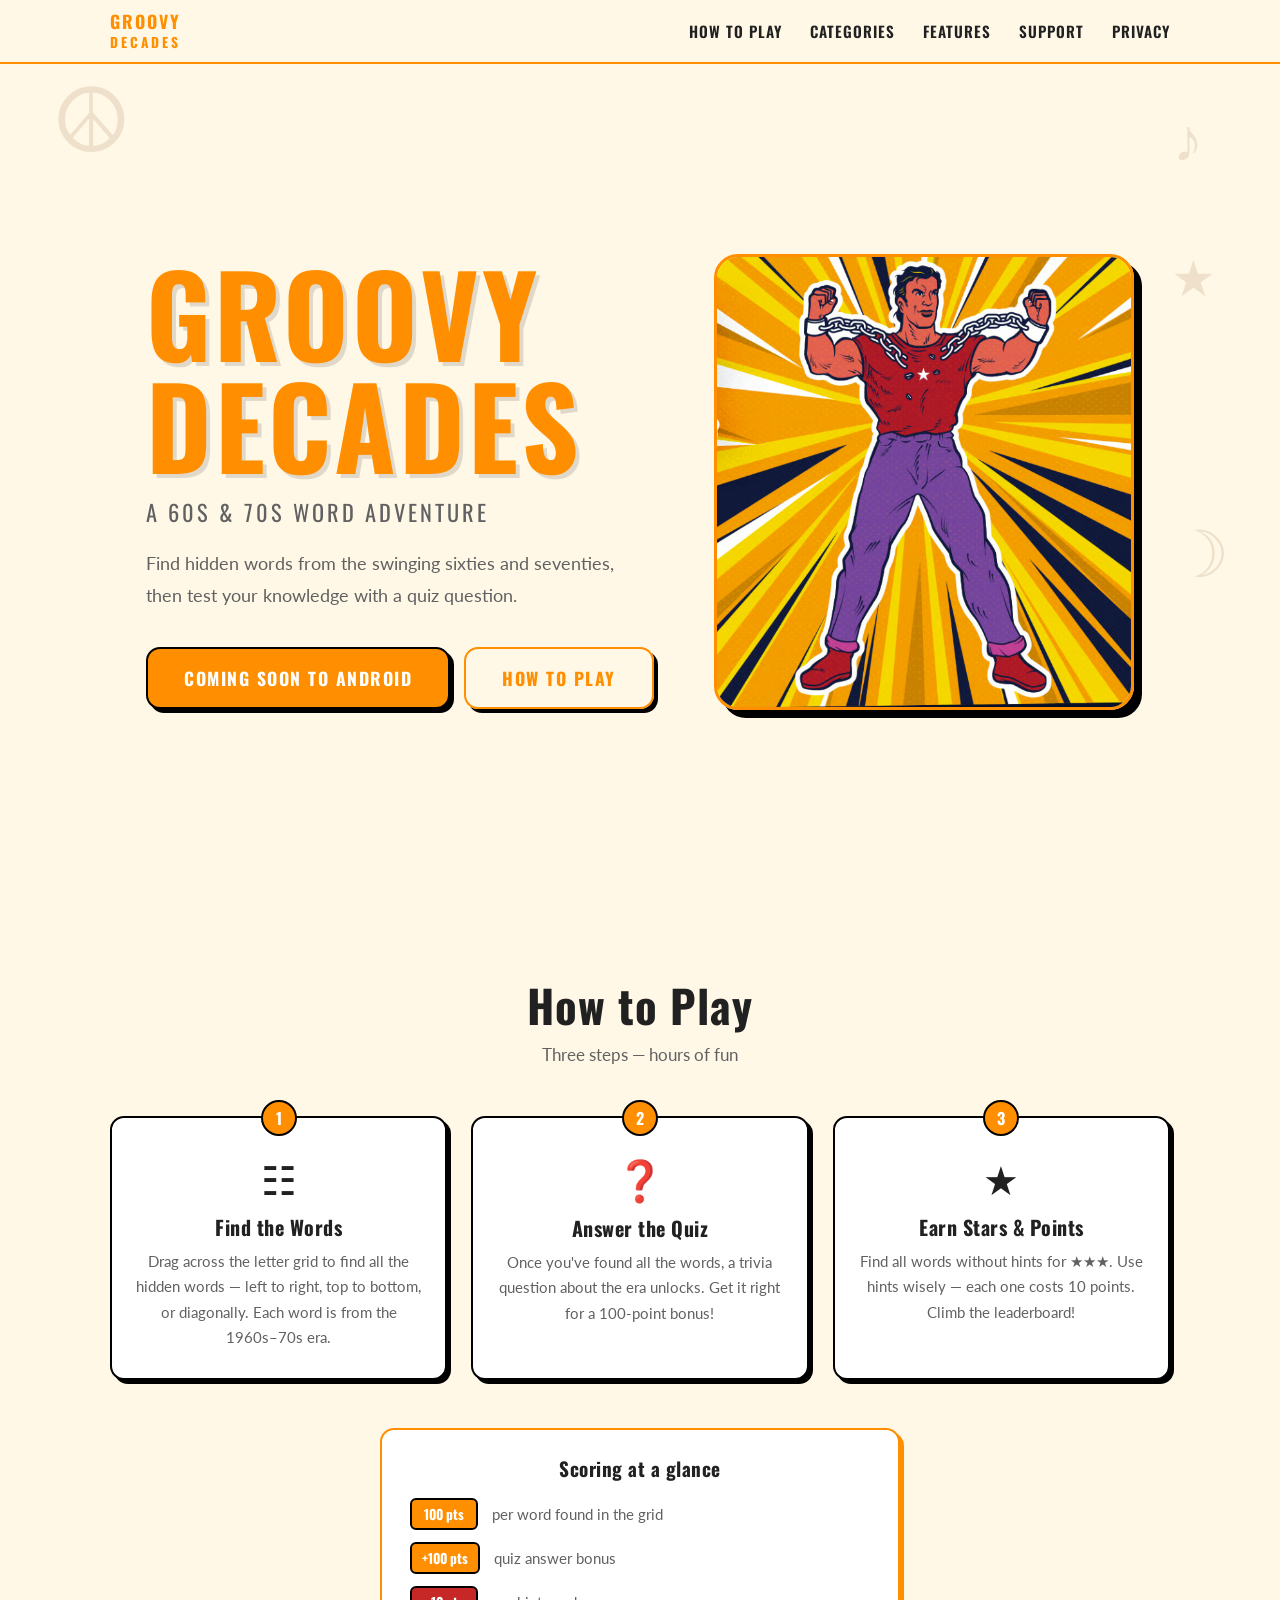
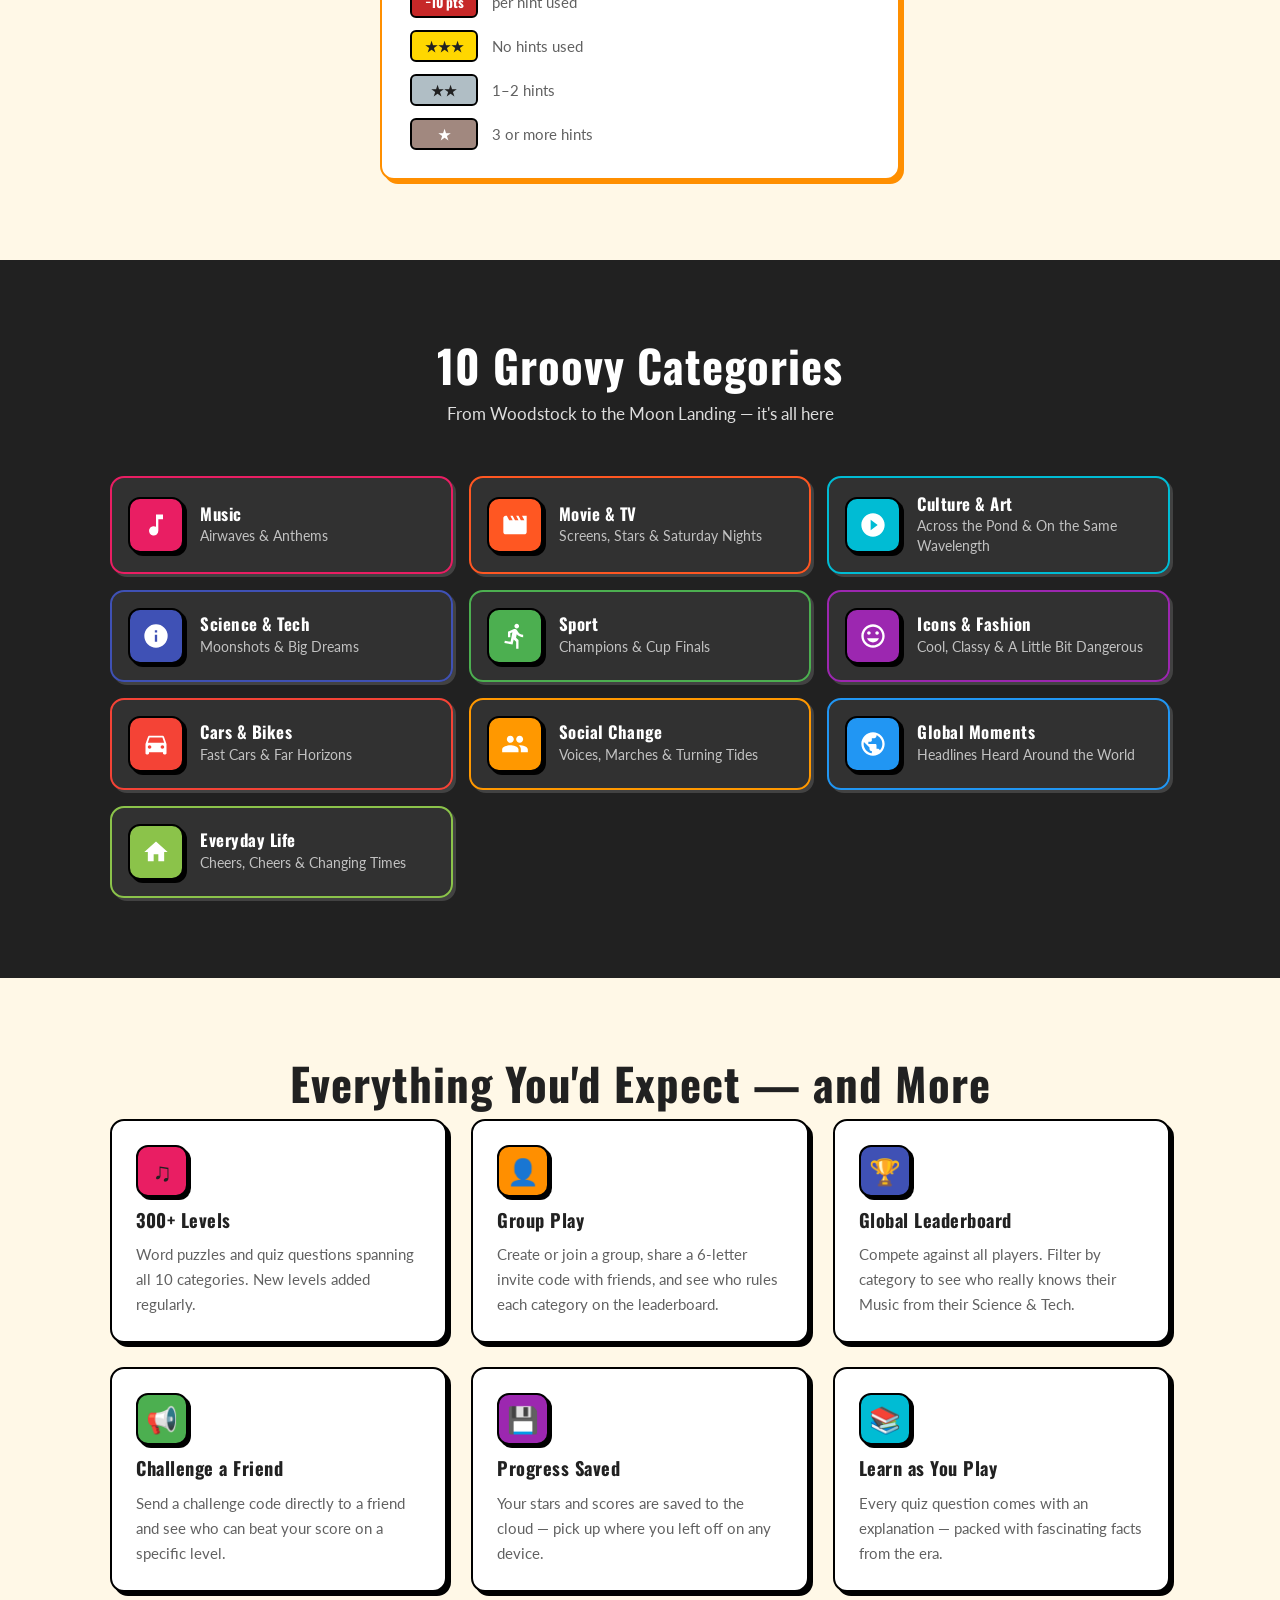
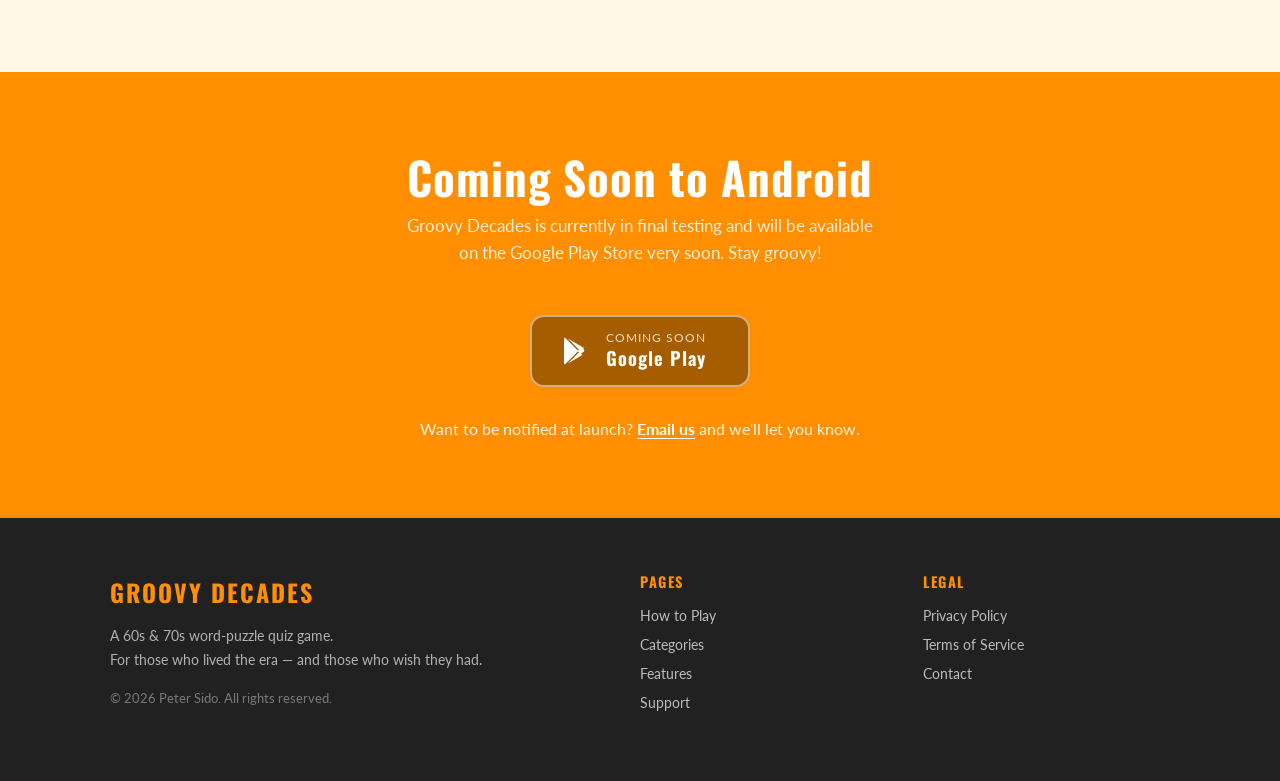
<file: index.html>
<!DOCTYPE html>
<html lang="en">
<head>
  <meta charset="UTF-8">
  <meta name="viewport" content="width=device-width, initial-scale=1.0">
  <meta name="description" content="Groovy Decades — Find hidden words from the swinging sixties and seventies, then test your knowledge with a quiz question. Perfect for those who lived the era!">
  <meta property="og:title" content="Groovy Decades — A 60s &amp; 70s Word Adventure">
  <meta property="og:description" content="Word-search puzzles and trivia from the Swinging Sixties and Groovy Seventies. Coming soon to Android.">
  <meta property="og:image" content="https://groovy.caretrace.uk/images/pop_art_hero.png">
  <meta property="og:url" content="https://groovy.caretrace.uk">
  <title>Groovy Decades — A 60s &amp; 70s Word Adventure</title>
  <link rel="preconnect" href="https://fonts.googleapis.com">
  <link rel="preconnect" href="https://fonts.gstatic.com" crossorigin>
  <link href="https://fonts.googleapis.com/css2?family=Oswald:wght@400;600;700&family=Lato:wght@400;700&display=swap" rel="stylesheet">
  <link rel="stylesheet" href="styles/style.css">
</head>
<body>

  <nav class="site-nav" id="site-nav">
    <div class="nav-inner">
      <a class="nav-logo" href="#hero">GROOVY<br><span>DECADES</span></a>
      <button class="nav-toggle" id="nav-toggle" aria-label="Open menu">&#9776;</button>
      <ul class="nav-links" id="nav-links">
        <li><a href="#how-to-play">How to Play</a></li>
        <li><a href="#categories">Categories</a></li>
        <li><a href="#features">Features</a></li>
        <li><a href="support.html">Support</a></li>
        <li><a href="privacy.html">Privacy</a></li>
      </ul>
    </div>
  </nav>

  <section class="hero" id="hero">
    <span class="symbol s1" aria-hidden="true">&#9774;</span>
    <span class="symbol s2" aria-hidden="true">&#9834;</span>
    <span class="symbol s3" aria-hidden="true">&#10047;</span>
    <span class="symbol s4" aria-hidden="true">&#9733;</span>
    <span class="symbol s5" aria-hidden="true">&#9835;</span>
    <span class="symbol s6" aria-hidden="true">&#9789;</span>

    <div class="hero-content">
      <h1 class="hero-title">GROOVY<br>DECADES</h1>
      <p class="hero-tagline">A 60s &amp; 70s Word Adventure</p>
      <p class="hero-description">
        Find hidden words from the swinging sixties and seventies,<br>
        then test your knowledge with a quiz question.
      </p>
      <div class="hero-cta">
        <a href="#coming-soon" class="btn btn-primary btn-large">Coming Soon to Android</a>
        <a href="#how-to-play" class="btn btn-outline btn-large">How to Play</a>
      </div>
    </div>

    <div class="hero-image-wrap">
      <img src="images/pop_art_hero.png" alt="Groovy Decades pop-art hero illustration" class="hero-image" loading="eager">
    </div>
  </section>

  <section class="section section-cream" id="how-to-play">
    <div class="container">
      <h2 class="section-title">How to Play</h2>
      <p class="section-subtitle">Three steps — hours of fun</p>
      <div class="steps-grid">
        <div class="step-card">
          <div class="step-number">1</div>
          <div class="step-icon">&#9783;</div>
          <h3>Find the Words</h3>
          <p>Drag across the letter grid to find all the hidden words — left to right, top to bottom, or diagonally. Each word is from the 1960s–70s era.</p>
        </div>
        <div class="step-card">
          <div class="step-number">2</div>
          <div class="step-icon">&#10067;</div>
          <h3>Answer the Quiz</h3>
          <p>Once you've found all the words, a trivia question about the era unlocks. Get it right for a 100-point bonus!</p>
        </div>
        <div class="step-card">
          <div class="step-number">3</div>
          <div class="step-icon">&#9733;</div>
          <h3>Earn Stars &amp; Points</h3>
          <p>Find all words without hints for ★★★. Use hints wisely — each one costs 10 points. Climb the leaderboard!</p>
        </div>
      </div>
      <div class="scoring-panel">
        <h3>Scoring at a glance</h3>
        <ul class="scoring-list">
          <li><span class="score-badge amber">100 pts</span> per word found in the grid</li>
          <li><span class="score-badge amber">+100 pts</span> quiz answer bonus</li>
          <li><span class="score-badge red">&#8722;10 pts</span> per hint used</li>
          <li><span class="score-badge gold">★★★</span> No hints used</li>
          <li><span class="score-badge silver">★★</span> 1–2 hints</li>
          <li><span class="score-badge bronze">★</span> 3 or more hints</li>
        </ul>
      </div>
    </div>
  </section>

  <section class="section section-dark" id="categories">
    <div class="container">
      <h2 class="section-title light">10 Groovy Categories</h2>
      <p class="section-subtitle light">From Woodstock to the Moon Landing — it's all here</p>
      <div class="cat-grid">

        <div class="cat-card" style="--cat-color: #E91E63;">
          <div class="cat-icon-wrap">
            <svg viewBox="0 0 24 24" aria-hidden="true"><path d="M12 3v10.55A4 4 0 1 0 14 17V7h4V3z"/></svg>
          </div>
          <div class="cat-body"><h3>Music</h3><p>Airwaves &amp; Anthems</p></div>
        </div>

        <div class="cat-card" style="--cat-color: #FF5722;">
          <div class="cat-icon-wrap">
            <svg viewBox="0 0 24 24" aria-hidden="true"><path d="M18 4l2 4h-3l-2-4h-2l2 4h-3L10 4H8l2 4H7L5 4H4c-1.1 0-2 .9-2 2v12c0 1.1.9 2 2 2h16c1.1 0 2-.9 2-2V4h-4z"/></svg>
          </div>
          <div class="cat-body"><h3>Movie &amp; TV</h3><p>Screens, Stars &amp; Saturday Nights</p></div>
        </div>

        <div class="cat-card" style="--cat-color: #00BCD4;">
          <div class="cat-icon-wrap">
            <svg viewBox="0 0 24 24" aria-hidden="true"><path d="M12 2C6.48 2 2 6.48 2 12s4.48 10 10 10 10-4.48 10-10S17.52 2 12 2zm-2 14.5v-9l6 4.5-6 4.5z"/></svg>
          </div>
          <div class="cat-body"><h3>Culture &amp; Art</h3><p>Across the Pond &amp; On the Same Wavelength</p></div>
        </div>

        <div class="cat-card" style="--cat-color: #3F51B5;">
          <div class="cat-icon-wrap">
            <svg viewBox="0 0 24 24" aria-hidden="true"><path d="M12 2a10 10 0 1 0 0 20A10 10 0 0 0 12 2zm1 15h-2v-6h2v6zm0-8h-2V7h2v2z"/></svg>
          </div>
          <div class="cat-body"><h3>Science &amp; Tech</h3><p>Moonshots &amp; Big Dreams</p></div>
        </div>

        <div class="cat-card" style="--cat-color: #4CAF50;">
          <div class="cat-icon-wrap">
            <svg viewBox="0 0 24 24" aria-hidden="true"><path d="M13.49 5.48c1.1 0 2-.9 2-2s-.9-2-2-2-2 .9-2 2 .9 2 2 2zm-3.6 13.9l1-4.4 2.1 2v6h2v-7.5l-2.1-2 .6-3c1.3 1.5 3.3 2.5 5.5 2.5v-2c-1.9 0-3.5-1-4.3-2.4l-1-1.6c-.4-.6-1-1-1.7-1-.3 0-.5.1-.8.1l-5.2 2.2v4.7h2v-3.4l1.8-.7-1.6 8.1-4.9-1-.4 2 7 1.4z"/></svg>
          </div>
          <div class="cat-body"><h3>Sport</h3><p>Champions &amp; Cup Finals</p></div>
        </div>

        <div class="cat-card" style="--cat-color: #9C27B0;">
          <div class="cat-icon-wrap">
            <svg viewBox="0 0 24 24" aria-hidden="true"><path d="M11.99 2C6.47 2 2 6.48 2 12s4.47 10 9.99 10C17.52 22 22 17.52 22 12S17.52 2 11.99 2zM12 20c-4.42 0-8-3.58-8-8s3.58-8 8-8 8 3.58 8 8-3.58 8-8 8zm3.5-9c.83 0 1.5-.67 1.5-1.5S16.33 8 15.5 8 14 8.67 14 9.5s.67 1.5 1.5 1.5zm-7 0c.83 0 1.5-.67 1.5-1.5S9.33 8 8.5 8 7 8.67 7 9.5 7.67 11 8.5 11zm3.5 6.5c2.33 0 4.31-1.46 5.11-3.5H6.89c.8 2.04 2.78 3.5 5.11 3.5z"/></svg>
          </div>
          <div class="cat-body"><h3>Icons &amp; Fashion</h3><p>Cool, Classy &amp; A Little Bit Dangerous</p></div>
        </div>

        <div class="cat-card" style="--cat-color: #F44336;">
          <div class="cat-icon-wrap">
            <svg viewBox="0 0 24 24" aria-hidden="true"><path d="M18.92 6.01C18.72 5.42 18.16 5 17.5 5h-11c-.66 0-1.21.42-1.42 1.01L3 12v8c0 .55.45 1 1 1h1c.55 0 1-.45 1-1v-1h12v1c0 .55.45 1 1 1h1c.55 0 1-.45 1-1v-8l-2.08-5.99zM6.5 16c-.83 0-1.5-.67-1.5-1.5S5.67 13 6.5 13s1.5.67 1.5 1.5S7.33 16 6.5 16zm11 0c-.83 0-1.5-.67-1.5-1.5s.67-1.5 1.5-1.5 1.5.67 1.5 1.5-.67 1.5-1.5 1.5zM5 11l1.5-4.5h11L19 11H5z"/></svg>
          </div>
          <div class="cat-body"><h3>Cars &amp; Bikes</h3><p>Fast Cars &amp; Far Horizons</p></div>
        </div>

        <div class="cat-card" style="--cat-color: #FF9800;">
          <div class="cat-icon-wrap">
            <svg viewBox="0 0 24 24" aria-hidden="true"><path d="M16 11c1.66 0 2.99-1.34 2.99-3S17.66 5 16 5c-1.66 0-3 1.34-3 3s1.34 3 3 3zm-8 0c1.66 0 2.99-1.34 2.99-3S9.66 5 8 5C6.34 5 5 6.34 5 8s1.34 3 3 3zm0 2c-2.33 0-7 1.17-7 3.5V19h14v-2.5c0-2.33-4.67-3.5-7-3.5zm8 0c-.29 0-.62.02-.97.05 1.16.84 1.97 1.97 1.97 3.45V19h6v-2.5c0-2.33-4.67-3.5-7-3.5z"/></svg>
          </div>
          <div class="cat-body"><h3>Social Change</h3><p>Voices, Marches &amp; Turning Tides</p></div>
        </div>

        <div class="cat-card" style="--cat-color: #2196F3;">
          <div class="cat-icon-wrap">
            <svg viewBox="0 0 24 24" aria-hidden="true"><path d="M12 2C6.48 2 2 6.48 2 12s4.48 10 10 10 10-4.48 10-10S17.52 2 12 2zm-1 17.93c-3.95-.49-7-3.85-7-7.93 0-.62.08-1.21.21-1.79L9 15v1c0 1.1.9 2 2 2v1.93zm6.9-2.54c-.26-.81-1-1.39-1.9-1.39h-1v-3c0-.55-.45-1-1-1H8v-2h2c.55 0 1-.45 1-1V7h2c1.1 0 2-.9 2-2v-.41c2.93 1.19 5 4.06 5 7.41 0 2.08-.8 3.97-2.1 5.39z"/></svg>
          </div>
          <div class="cat-body"><h3>Global Moments</h3><p>Headlines Heard Around the World</p></div>
        </div>

        <div class="cat-card" style="--cat-color: #8BC34A;">
          <div class="cat-icon-wrap">
            <svg viewBox="0 0 24 24" aria-hidden="true"><path d="M10 20v-6h4v6h5v-8h3L12 3 2 12h3v8z"/></svg>
          </div>
          <div class="cat-body"><h3>Everyday Life</h3><p>Cheers, Cheers &amp; Changing Times</p></div>
        </div>

      </div>
    </div>
  </section>

  <section class="section section-cream" id="features">
    <div class="container">
      <h2 class="section-title">Everything You'd Expect — and More</h2>
      <div class="features-grid">
        <div class="feature">
          <div class="feature-icon" style="background:#E91E63;">&#9835;</div>
          <h3>300+ Levels</h3>
          <p>Word puzzles and quiz questions spanning all 10 categories. New levels added regularly.</p>
        </div>
        <div class="feature">
          <div class="feature-icon" style="background:#FF8F00;">&#128100;</div>
          <h3>Group Play</h3>
          <p>Create or join a group, share a 6-letter invite code with friends, and see who rules each category on the leaderboard.</p>
        </div>
        <div class="feature">
          <div class="feature-icon" style="background:#3F51B5;">&#127942;</div>
          <h3>Global Leaderboard</h3>
          <p>Compete against all players. Filter by category to see who really knows their Music from their Science &amp; Tech.</p>
        </div>
        <div class="feature">
          <div class="feature-icon" style="background:#4CAF50;">&#128226;</div>
          <h3>Challenge a Friend</h3>
          <p>Send a challenge code directly to a friend and see who can beat your score on a specific level.</p>
        </div>
        <div class="feature">
          <div class="feature-icon" style="background:#9C27B0;">&#128190;</div>
          <h3>Progress Saved</h3>
          <p>Your stars and scores are saved to the cloud — pick up where you left off on any device.</p>
        </div>
        <div class="feature">
          <div class="feature-icon" style="background:#00BCD4;">&#128218;</div>
          <h3>Learn as You Play</h3>
          <p>Every quiz question comes with an explanation — packed with fascinating facts from the era.</p>
        </div>
      </div>
    </div>
  </section>

  <section class="section section-amber" id="coming-soon">
    <div class="container text-center">
      <h2 class="section-title light">Coming Soon to Android</h2>
      <p class="section-subtitle light">
        Groovy Decades is currently in final testing and will be available<br>
        on the Google Play Store very soon. Stay groovy!
      </p>
      <div class="store-buttons">
        <div class="store-btn">
          <svg class="store-icon" viewBox="0 0 24 24" fill="white" aria-hidden="true">
            <path d="M3.609 1.814L13.792 12 3.61 22.186a.996.996 0 0 1-.61-.92V2.734a1 1 0 0 1 .609-.92zm10.89 10.893l2.302 2.302-10.937 6.333 8.635-8.635zm3.199-1.83a1 1 0 0 1 0 1.642L15.7 14.025l-2.467-2.025 2.467-2.026 2-.946zM5.864 2.658L16.8 8.99 14.5 11.29 5.864 2.658z"/>
          </svg>
          <div class="store-text">
            <span class="store-label">Coming Soon</span>
            <span class="store-name">Google Play</span>
          </div>
        </div>
      </div>
      <p class="notify-text">
        Want to be notified at launch?
        <a href="mailto:support@caretrace.uk?subject=Notify%20me%20when%20Groovy%20Decades%20launches" class="notify-link">Email us</a>
        and we'll let you know.
      </p>
    </div>
  </section>

  <footer class="site-footer">
    <div class="container">
      <div class="footer-grid">
        <div class="footer-brand">
          <span class="footer-logo">GROOVY DECADES</span>
          <p>A 60s &amp; 70s word-puzzle quiz game.<br>For those who lived the era — and those who wish they had.</p>
          <p class="footer-copy">&copy; 2026 Peter Sido. All rights reserved.</p>
        </div>
        <div class="footer-links">
          <h4>Pages</h4>
          <ul>
            <li><a href="#how-to-play">How to Play</a></li>
            <li><a href="#categories">Categories</a></li>
            <li><a href="#features">Features</a></li>
            <li><a href="support.html">Support</a></li>
          </ul>
        </div>
        <div class="footer-links">
          <h4>Legal</h4>
          <ul>
            <li><a href="privacy.html">Privacy Policy</a></li>
            <li><a href="support.html#terms">Terms of Service</a></li>
            <li><a href="mailto:support@caretrace.uk">Contact</a></li>
          </ul>
        </div>
      </div>
    </div>
  </footer>

  <script src="js/script.js"></script>
</body>
</html>
</file>
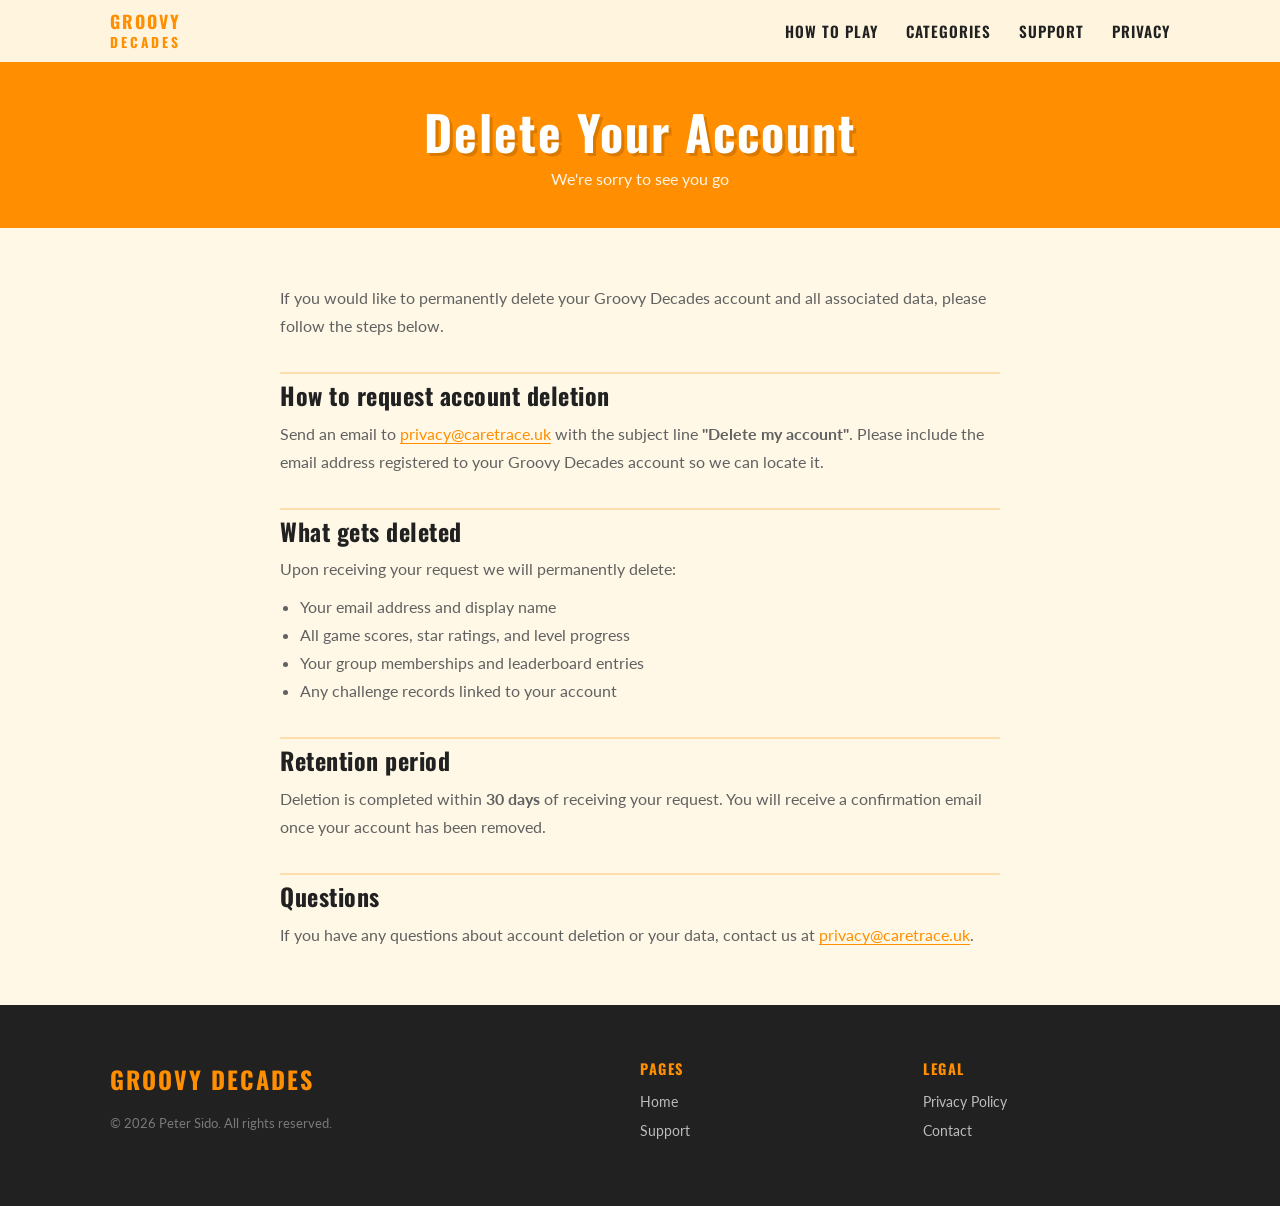
<file: delete-account.html>
<!DOCTYPE html>
<html lang="en">
<head>
  <meta charset="UTF-8">
  <meta name="viewport" content="width=device-width, initial-scale=1.0">
  <title>Delete Account — Groovy Decades</title>
  <link rel="preconnect" href="https://fonts.googleapis.com">
  <link rel="preconnect" href="https://fonts.gstatic.com" crossorigin>
  <link href="https://fonts.googleapis.com/css2?family=Oswald:wght@400;600;700&family=Lato:wght@400;700&display=swap" rel="stylesheet">
  <link rel="stylesheet" href="styles/style.css">
</head>
<body>
  <nav class="site-nav" id="site-nav">
    <div class="nav-inner">
      <a class="nav-logo" href="index.html">GROOVY<br><span>DECADES</span></a>
      <button class="nav-toggle" id="nav-toggle" aria-label="Open menu">&#9776;</button>
      <ul class="nav-links" id="nav-links">
        <li><a href="index.html#how-to-play">How to Play</a></li>
        <li><a href="index.html#categories">Categories</a></li>
        <li><a href="support.html">Support</a></li>
        <li><a href="privacy.html">Privacy</a></li>
      </ul>
    </div>
  </nav>

  <div class="page-hero">
    <h1>Delete Your Account</h1>
    <p>We're sorry to see you go</p>
  </div>

  <div class="page-content">
    <p>If you would like to permanently delete your Groovy Decades account and all associated data, please follow the steps below.</p>

    <h2>How to request account deletion</h2>
    <p>Send an email to <a href="mailto:privacy@caretrace.uk">privacy@caretrace.uk</a> with the subject line <strong>"Delete my account"</strong>. Please include the email address registered to your Groovy Decades account so we can locate it.</p>

    <h2>What gets deleted</h2>
    <p>Upon receiving your request we will permanently delete:</p>
    <ul>
      <li>Your email address and display name</li>
      <li>All game scores, star ratings, and level progress</li>
      <li>Your group memberships and leaderboard entries</li>
      <li>Any challenge records linked to your account</li>
    </ul>

    <h2>Retention period</h2>
    <p>Deletion is completed within <strong>30 days</strong> of receiving your request. You will receive a confirmation email once your account has been removed.</p>

    <h2>Questions</h2>
    <p>If you have any questions about account deletion or your data, contact us at <a href="mailto:privacy@caretrace.uk">privacy@caretrace.uk</a>.</p>
  </div>

  <footer class="site-footer">
    <div class="container">
      <div class="footer-grid">
        <div class="footer-brand">
          <span class="footer-logo">GROOVY DECADES</span>
          <p class="footer-copy">&copy; 2026 Peter Sido. All rights reserved.</p>
        </div>
        <div class="footer-links">
          <h4>Pages</h4>
          <ul>
            <li><a href="index.html">Home</a></li>
            <li><a href="support.html">Support</a></li>
          </ul>
        </div>
        <div class="footer-links">
          <h4>Legal</h4>
          <ul>
            <li><a href="privacy.html">Privacy Policy</a></li>
            <li><a href="mailto:support@caretrace.uk">Contact</a></li>
          </ul>
        </div>
      </div>
    </div>
  </footer>

  <script src="js/script.js"></script>
</body>
</html>
</file>
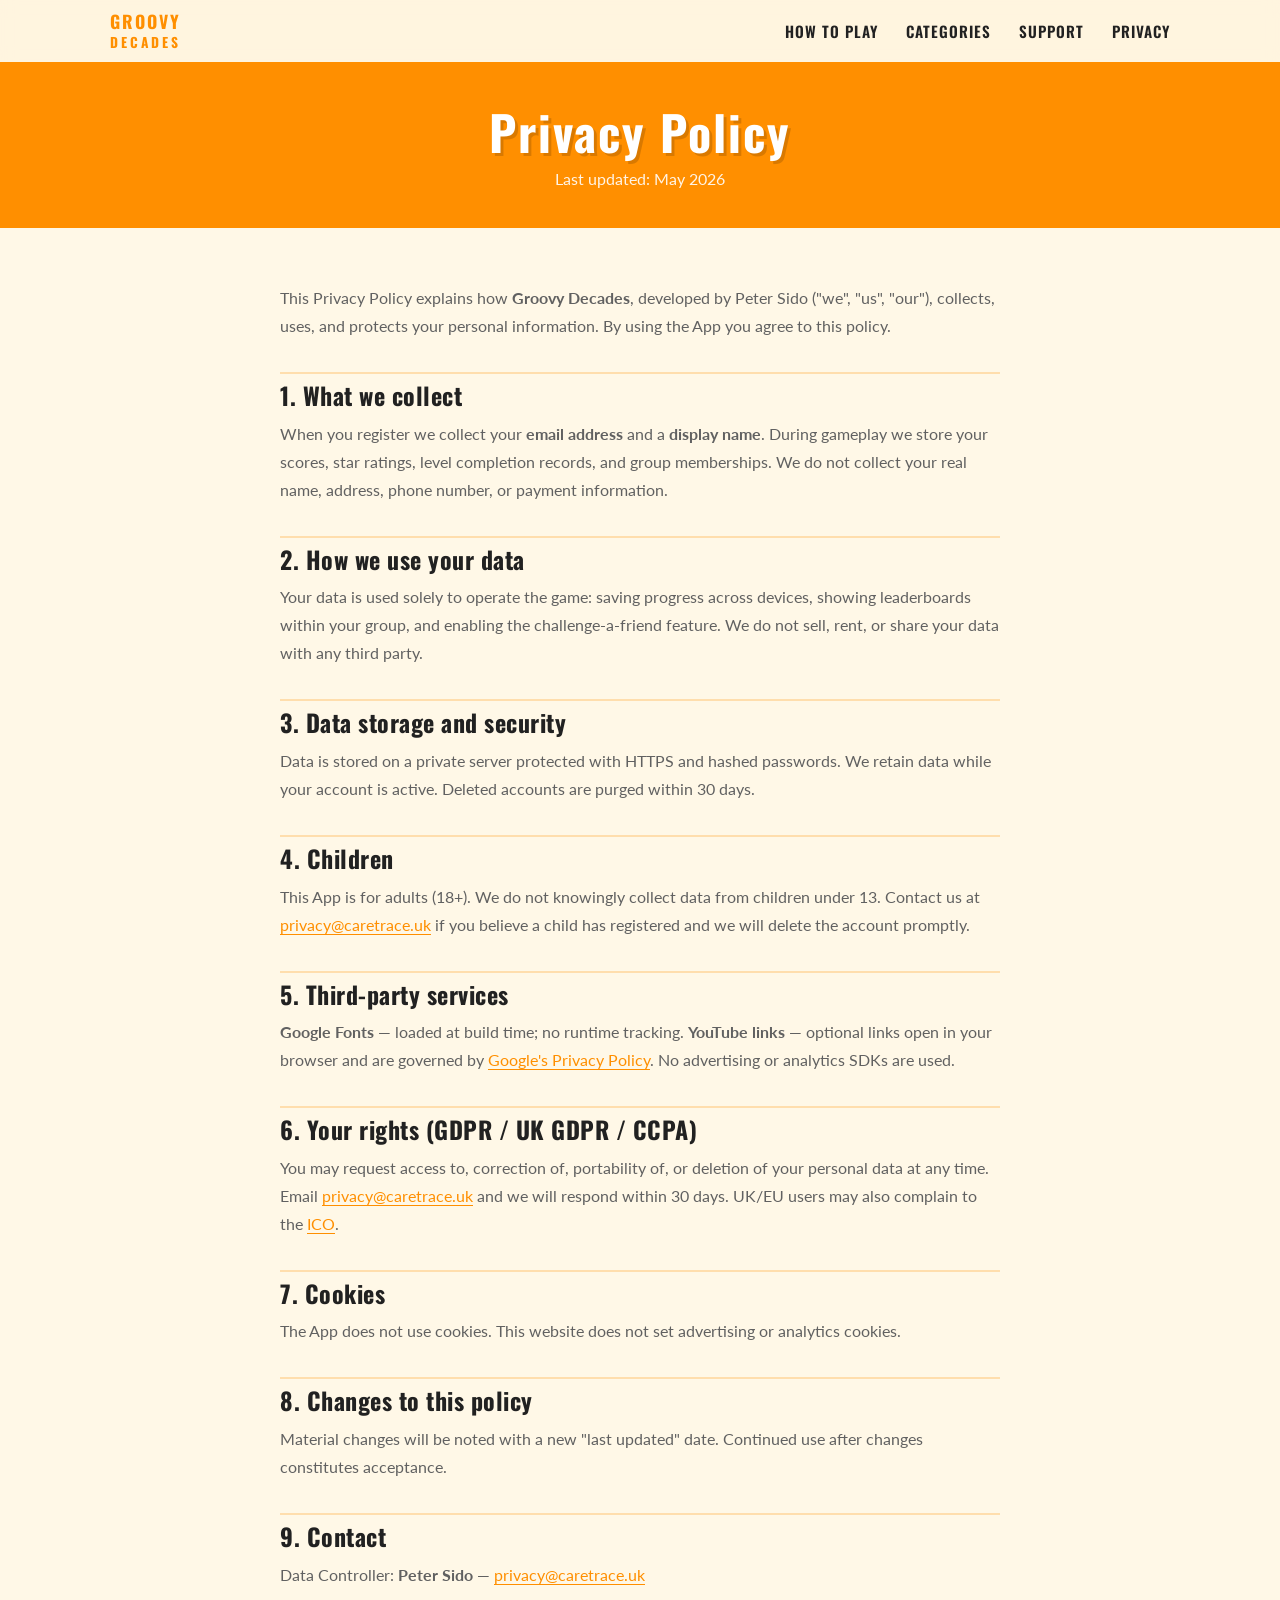
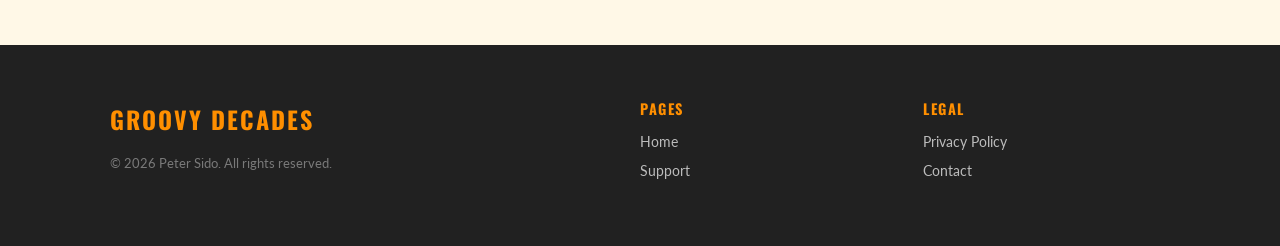
<file: privacy.html>
<!DOCTYPE html>
<html lang="en">
<head>
  <meta charset="UTF-8">
  <meta name="viewport" content="width=device-width, initial-scale=1.0">
  <title>Privacy Policy — Groovy Decades</title>
  <link rel="preconnect" href="https://fonts.googleapis.com">
  <link rel="preconnect" href="https://fonts.gstatic.com" crossorigin>
  <link href="https://fonts.googleapis.com/css2?family=Oswald:wght@400;600;700&family=Lato:wght@400;700&display=swap" rel="stylesheet">
  <link rel="stylesheet" href="styles/style.css">
</head>
<body>
  <nav class="site-nav" id="site-nav">
    <div class="nav-inner">
      <a class="nav-logo" href="index.html">GROOVY<br><span>DECADES</span></a>
      <button class="nav-toggle" id="nav-toggle" aria-label="Open menu">&#9776;</button>
      <ul class="nav-links" id="nav-links">
        <li><a href="index.html#how-to-play">How to Play</a></li>
        <li><a href="index.html#categories">Categories</a></li>
        <li><a href="support.html">Support</a></li>
        <li><a href="privacy.html">Privacy</a></li>
      </ul>
    </div>
  </nav>

  <div class="page-hero">
    <h1>Privacy Policy</h1>
    <p>Last updated: May 2026</p>
  </div>

  <div class="page-content">
    <p>This Privacy Policy explains how <strong>Groovy Decades</strong>, developed by Peter Sido ("we", "us", "our"), collects, uses, and protects your personal information. By using the App you agree to this policy.</p>

    <h2>1. What we collect</h2>
    <p>When you register we collect your <strong>email address</strong> and a <strong>display name</strong>. During gameplay we store your scores, star ratings, level completion records, and group memberships. We do not collect your real name, address, phone number, or payment information.</p>

    <h2>2. How we use your data</h2>
    <p>Your data is used solely to operate the game: saving progress across devices, showing leaderboards within your group, and enabling the challenge-a-friend feature. We do not sell, rent, or share your data with any third party.</p>

    <h2>3. Data storage and security</h2>
    <p>Data is stored on a private server protected with HTTPS and hashed passwords. We retain data while your account is active. Deleted accounts are purged within 30 days.</p>

    <h2>4. Children</h2>
    <p>This App is for adults (18+). We do not knowingly collect data from children under 13. Contact us at <a href="mailto:privacy@caretrace.uk">privacy@caretrace.uk</a> if you believe a child has registered and we will delete the account promptly.</p>

    <h2>5. Third-party services</h2>
    <p><strong>Google Fonts</strong> — loaded at build time; no runtime tracking. <strong>YouTube links</strong> — optional links open in your browser and are governed by <a href="https://policies.google.com/privacy" target="_blank" rel="noopener">Google's Privacy Policy</a>. No advertising or analytics SDKs are used.</p>

    <h2>6. Your rights (GDPR / UK GDPR / CCPA)</h2>
    <p>You may request access to, correction of, portability of, or deletion of your personal data at any time. Email <a href="mailto:privacy@caretrace.uk">privacy@caretrace.uk</a> and we will respond within 30 days. UK/EU users may also complain to the <a href="https://ico.org.uk" target="_blank" rel="noopener">ICO</a>.</p>

    <h2>7. Cookies</h2>
    <p>The App does not use cookies. This website does not set advertising or analytics cookies.</p>

    <h2>8. Changes to this policy</h2>
    <p>Material changes will be noted with a new "last updated" date. Continued use after changes constitutes acceptance.</p>

    <h2>9. Contact</h2>
    <p>Data Controller: <strong>Peter Sido</strong> — <a href="mailto:privacy@caretrace.uk">privacy@caretrace.uk</a></p>
  </div>

  <footer class="site-footer">
    <div class="container">
      <div class="footer-grid">
        <div class="footer-brand">
          <span class="footer-logo">GROOVY DECADES</span>
          <p class="footer-copy">&copy; 2026 Peter Sido. All rights reserved.</p>
        </div>
        <div class="footer-links">
          <h4>Pages</h4>
          <ul>
            <li><a href="index.html">Home</a></li>
            <li><a href="support.html">Support</a></li>
          </ul>
        </div>
        <div class="footer-links">
          <h4>Legal</h4>
          <ul>
            <li><a href="privacy.html">Privacy Policy</a></li>
            <li><a href="mailto:support@caretrace.uk">Contact</a></li>
          </ul>
        </div>
      </div>
    </div>
  </footer>

  <script src="js/script.js"></script>
</body>
</html>
</file>
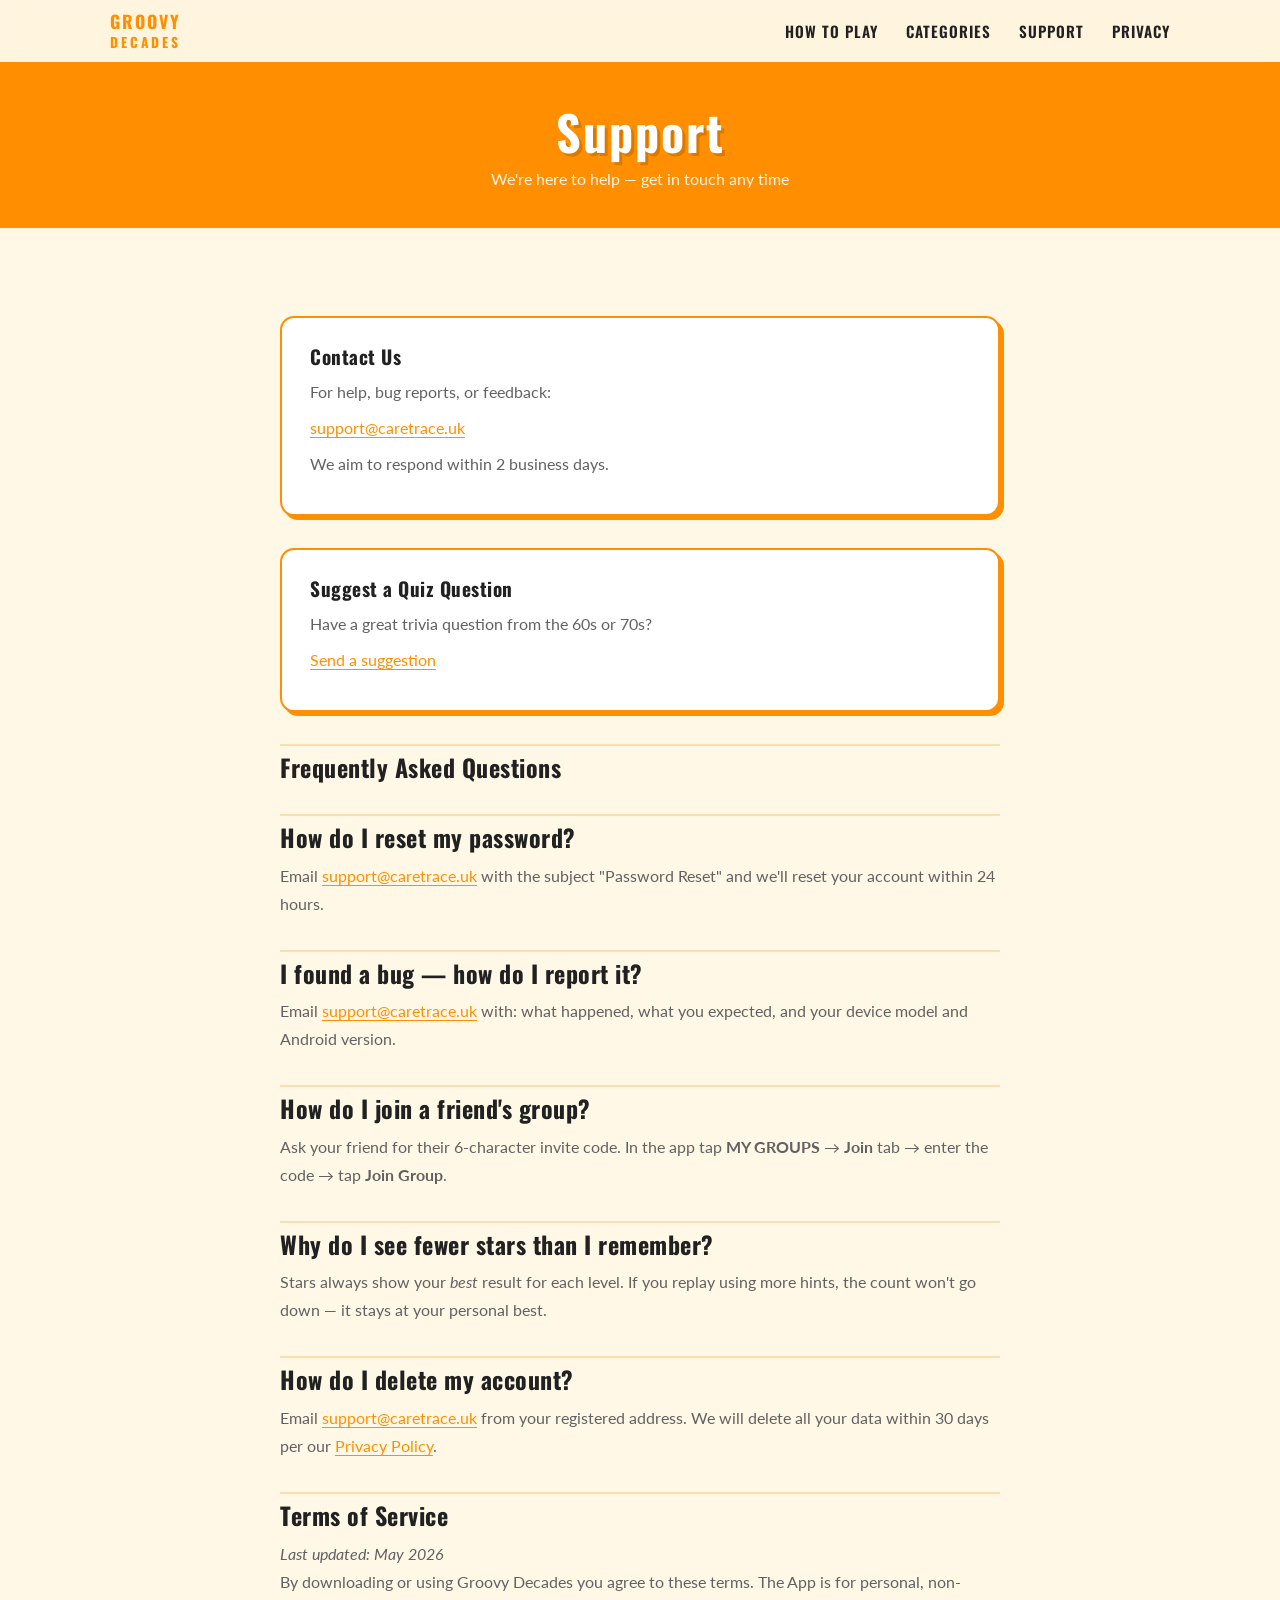
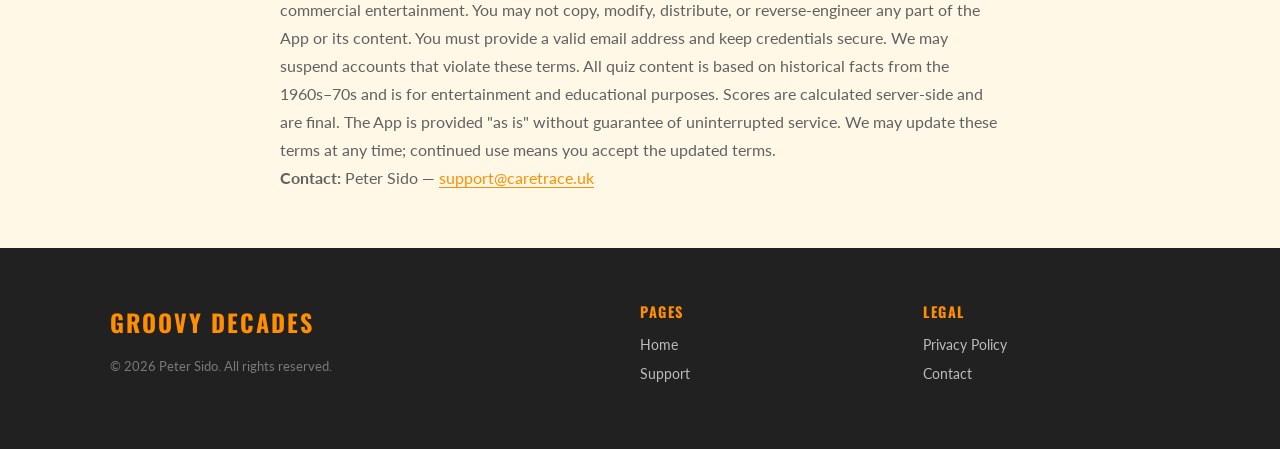
<file: support.html>
<!DOCTYPE html>
<html lang="en">
<head>
  <meta charset="UTF-8">
  <meta name="viewport" content="width=device-width, initial-scale=1.0">
  <title>Support — Groovy Decades</title>
  <link rel="preconnect" href="https://fonts.googleapis.com">
  <link rel="preconnect" href="https://fonts.gstatic.com" crossorigin>
  <link href="https://fonts.googleapis.com/css2?family=Oswald:wght@400;600;700&family=Lato:wght@400;700&display=swap" rel="stylesheet">
  <link rel="stylesheet" href="styles/style.css">
</head>
<body>
  <nav class="site-nav" id="site-nav">
    <div class="nav-inner">
      <a class="nav-logo" href="index.html">GROOVY<br><span>DECADES</span></a>
      <button class="nav-toggle" id="nav-toggle" aria-label="Open menu">&#9776;</button>
      <ul class="nav-links" id="nav-links">
        <li><a href="index.html#how-to-play">How to Play</a></li>
        <li><a href="index.html#categories">Categories</a></li>
        <li><a href="support.html">Support</a></li>
        <li><a href="privacy.html">Privacy</a></li>
      </ul>
    </div>
  </nav>

  <div class="page-hero">
    <h1>Support</h1>
    <p>We're here to help — get in touch any time</p>
  </div>

  <div class="page-content">
    <div class="contact-card">
      <h3>Contact Us</h3>
      <p>For help, bug reports, or feedback:</p>
      <p><a href="mailto:support@caretrace.uk?subject=Groovy%20Decades%20Support">support@caretrace.uk</a></p>
      <p>We aim to respond within 2 business days.</p>
    </div>

    <div class="contact-card">
      <h3>Suggest a Quiz Question</h3>
      <p>Have a great trivia question from the 60s or 70s?</p>
      <p><a href="mailto:support@caretrace.uk?subject=Groovy%20Decades%20Quiz%20Suggestion&body=Category%3A%0AQuestion%3A%0AAnswer%20A%3A%0AAnswer%20B%3A%0AAnswer%20C%3A%0AAnswer%20D%3A%0ACorrect%20answer%3A%0AWhy%3A%0A">Send a suggestion</a></p>
    </div>

    <h2>Frequently Asked Questions</h2>

    <h2>How do I reset my password?</h2>
    <p>Email <a href="mailto:support@caretrace.uk?subject=Groovy%20Decades%20Password%20Reset">support@caretrace.uk</a> with the subject "Password Reset" and we'll reset your account within 24 hours.</p>

    <h2>I found a bug — how do I report it?</h2>
    <p>Email <a href="mailto:support@caretrace.uk?subject=Groovy%20Decades%20Bug%20Report">support@caretrace.uk</a> with: what happened, what you expected, and your device model and Android version.</p>

    <h2>How do I join a friend's group?</h2>
    <p>Ask your friend for their 6-character invite code. In the app tap <strong>MY GROUPS</strong> → <strong>Join</strong> tab → enter the code → tap <strong>Join Group</strong>.</p>

    <h2>Why do I see fewer stars than I remember?</h2>
    <p>Stars always show your <em>best</em> result for each level. If you replay using more hints, the count won't go down — it stays at your personal best.</p>

    <h2>How do I delete my account?</h2>
    <p>Email <a href="mailto:support@caretrace.uk?subject=Groovy%20Decades%20Delete%20Account">support@caretrace.uk</a> from your registered address. We will delete all your data within 30 days per our <a href="privacy.html">Privacy Policy</a>.</p>

    <h2 id="terms">Terms of Service</h2>
    <p><em>Last updated: May 2026</em></p>
    <p>By downloading or using Groovy Decades you agree to these terms. The App is for personal, non-commercial entertainment. You may not copy, modify, distribute, or reverse-engineer any part of the App or its content. You must provide a valid email address and keep credentials secure. We may suspend accounts that violate these terms. All quiz content is based on historical facts from the 1960s–70s and is for entertainment and educational purposes. Scores are calculated server-side and are final. The App is provided "as is" without guarantee of uninterrupted service. We may update these terms at any time; continued use means you accept the updated terms.</p>
    <p><strong>Contact:</strong> Peter Sido — <a href="mailto:support@caretrace.uk">support@caretrace.uk</a></p>
  </div>

  <footer class="site-footer">
    <div class="container">
      <div class="footer-grid">
        <div class="footer-brand">
          <span class="footer-logo">GROOVY DECADES</span>
          <p class="footer-copy">&copy; 2026 Peter Sido. All rights reserved.</p>
        </div>
        <div class="footer-links">
          <h4>Pages</h4>
          <ul>
            <li><a href="index.html">Home</a></li>
            <li><a href="support.html">Support</a></li>
          </ul>
        </div>
        <div class="footer-links">
          <h4>Legal</h4>
          <ul>
            <li><a href="privacy.html">Privacy Policy</a></li>
            <li><a href="mailto:support@caretrace.uk">Contact</a></li>
          </ul>
        </div>
      </div>
    </div>
  </footer>

  <script src="js/script.js"></script>
</body>
</html>
</file>
<file: styles/style.css>
/* Groovy Decades — Marketing Site CSS. Mobile-first. */

:root {
  --amber:        #FF8F00;
  --amber-light:  #FFB300;
  --cream:        #FFF8E7;
  --dark:         #212121;
  --medium:       #616161;
  --white:        #FFFFFF;
  --black:        #000000;
  --nav-height:   64px;
  --radius:       14px;
  --shadow-pop:   4px 4px 0 var(--black);
  --transition:   0.25s ease;
  --font-heading: 'Oswald', sans-serif;
  --font-body:    'Lato', sans-serif;
}

*, *::before, *::after { box-sizing: border-box; margin: 0; padding: 0; }
html { scroll-behavior: smooth; font-size: 16px; }
body { font-family: var(--font-body); color: var(--dark); background: var(--cream); overflow-x: hidden; }
img { max-width: 100%; height: auto; display: block; }
a { color: inherit; text-decoration: none; }
ul { list-style: none; }
h1, h2, h3, h4 { font-family: var(--font-heading); font-weight: 700; line-height: 1.15; letter-spacing: 0.5px; }

.container { width: 100%; max-width: 1100px; margin: 0 auto; padding: 0 20px; }
.text-center { text-align: center; }

/* Nav */
.site-nav {
  position: fixed; top: 0; left: 0; right: 0;
  height: var(--nav-height);
  background: rgba(255,248,231,0.97);
  backdrop-filter: blur(8px);
  border-bottom: 2.5px solid var(--amber);
  z-index: 1000;
  transition: box-shadow var(--transition);
}
.site-nav.scrolled { box-shadow: 0 2px 16px rgba(0,0,0,0.12); }
.nav-inner { max-width: 1100px; margin: 0 auto; height: 100%; padding: 0 20px; display: flex; align-items: center; justify-content: space-between; }
.nav-logo { font-family: var(--font-heading); font-size: 1.1rem; font-weight: 700; color: var(--amber); letter-spacing: 2px; line-height: 1.1; text-transform: uppercase; }
.nav-logo span { font-size: 0.85rem; letter-spacing: 3px; }
.nav-links { display: none; gap: 28px; }
.nav-links a { font-family: var(--font-heading); font-size: 0.95rem; font-weight: 600; color: var(--dark); letter-spacing: 1px; text-transform: uppercase; transition: color var(--transition); }
.nav-links a:hover, .nav-links a.active { color: var(--amber); }
.nav-toggle { background: none; border: 2px solid var(--amber); color: var(--amber); border-radius: 6px; padding: 4px 10px; font-size: 1.2rem; cursor: pointer; transition: background var(--transition), color var(--transition); }
.nav-toggle:hover { background: var(--amber); color: var(--white); }
.nav-links.open { display: flex; flex-direction: column; position: absolute; top: var(--nav-height); left: 0; right: 0; background: var(--cream); border-bottom: 2.5px solid var(--amber); padding: 20px; gap: 18px; }

/* Buttons */
.btn { display: inline-flex; align-items: center; justify-content: center; font-family: var(--font-heading); font-weight: 700; font-size: 1rem; letter-spacing: 1.5px; text-transform: uppercase; border-radius: var(--radius); border: 2.5px solid var(--black); padding: 14px 28px; cursor: pointer; transition: transform var(--transition), box-shadow var(--transition); box-shadow: var(--shadow-pop); }
.btn:hover { transform: translate(-2px,-2px); box-shadow: 6px 6px 0 var(--black); }
.btn:active { transform: translate(2px,2px); box-shadow: 2px 2px 0 var(--black); }
.btn-primary { background: var(--amber); color: var(--white); }
.btn-outline { background: transparent; color: var(--amber); border-color: var(--amber); }
.btn-outline:hover { background: var(--amber); color: var(--white); }
.btn-large { font-size: 1.1rem; padding: 16px 36px; }

/* Hero */
.hero { position: relative; min-height: 100vh; display: flex; flex-direction: column; align-items: center; justify-content: center; padding: calc(var(--nav-height) + 40px) 20px 60px; background: var(--cream); overflow: hidden; text-align: center; }
.symbol { position: absolute; pointer-events: none; user-select: none; color: #7B3F00; opacity: 0.12; font-size: 70px; line-height: 1; animation: float 8s ease-in-out infinite; }
.s1 { top: 8%;  left: 4%;  font-size: 90px; animation-delay: 0s; }
.s2 { top: 12%; right: 6%; font-size: 60px; animation-delay: 1.5s; }
.s3 { top: 38%; left: 3%;  font-size: 75px; animation-delay: 3s; }
.s4 { top: 28%; right: 5%; font-size: 50px; animation-delay: 0.8s; }
.s5 { bottom: 22%; left: 5%;  font-size: 55px; animation-delay: 2s; }
.s6 { bottom: 35%; right: 4%; font-size: 65px; animation-delay: 4s; }
@keyframes float { 0%, 100% { transform: translateY(0); } 50% { transform: translateY(-14px); } }
.hero-content { position: relative; z-index: 1; max-width: 660px; }
.hero-title { font-family: var(--font-heading); font-size: clamp(3.5rem, 12vw, 7rem); font-weight: 700; color: var(--amber); letter-spacing: 3px; line-height: 1; text-shadow: 4px 4px 0 rgba(0,0,0,0.12); margin-bottom: 16px; }
.hero-tagline { font-family: var(--font-heading); font-size: clamp(1rem, 3vw, 1.4rem); color: var(--medium); letter-spacing: 3px; text-transform: uppercase; margin-bottom: 20px; }
.hero-description { font-family: var(--font-body); font-size: clamp(1rem, 2.5vw, 1.15rem); color: var(--medium); line-height: 1.7; margin-bottom: 36px; }
.hero-cta { display: flex; flex-direction: column; gap: 14px; align-items: center; }
.hero-image-wrap { position: relative; z-index: 1; margin-top: 48px; max-width: 380px; width: 100%; }
.hero-image { border-radius: 24px; border: 3px solid var(--amber); box-shadow: 8px 8px 0 var(--black); }

/* Sections */
.section { padding: 80px 0; }
.section-cream { background: var(--cream); }
.section-dark  { background: var(--dark); color: var(--white); }
.section-amber { background: var(--amber); }
.section-title { font-size: clamp(1.8rem, 4vw, 2.8rem); text-align: center; letter-spacing: 1px; margin-bottom: 10px; }
.section-title.light { color: var(--white); }
.section-subtitle { font-family: var(--font-body); font-size: 1.05rem; color: var(--medium); text-align: center; margin-bottom: 48px; line-height: 1.6; }
.section-subtitle.light { color: rgba(255,255,255,0.85); }

/* How to Play */
.steps-grid { display: grid; grid-template-columns: 1fr; gap: 24px; margin-bottom: 48px; }
.step-card { background: var(--white); border: 2.5px solid var(--black); border-radius: var(--radius); box-shadow: var(--shadow-pop); padding: 28px 24px; text-align: center; position: relative; }
.step-number { position: absolute; top: -18px; left: 50%; transform: translateX(-50%); width: 36px; height: 36px; background: var(--amber); color: var(--white); border: 2.5px solid var(--black); border-radius: 50%; display: flex; align-items: center; justify-content: center; font-family: var(--font-heading); font-size: 1rem; font-weight: 700; }
.step-icon { font-size: 2.5rem; margin: 10px 0 12px; }
.step-card h3 { font-size: 1.25rem; margin-bottom: 10px; color: var(--dark); }
.step-card p { font-size: 0.95rem; color: var(--medium); line-height: 1.65; }
.scoring-panel { background: var(--white); border: 2.5px solid var(--amber); border-radius: var(--radius); box-shadow: 4px 4px 0 var(--amber); padding: 28px; max-width: 520px; margin: 0 auto; }
.scoring-panel h3 { font-size: 1.2rem; margin-bottom: 18px; color: var(--dark); text-align: center; }
.scoring-list { display: flex; flex-direction: column; gap: 12px; }
.scoring-list li { display: flex; align-items: center; gap: 14px; font-family: var(--font-body); font-size: 0.95rem; color: var(--medium); }
.score-badge { font-family: var(--font-heading); font-size: 0.85rem; font-weight: 700; padding: 4px 10px; border-radius: 6px; border: 2px solid var(--black); white-space: nowrap; min-width: 68px; text-align: center; }
.score-badge.amber  { background: var(--amber); color: var(--white); }
.score-badge.red    { background: #C62828; color: var(--white); }
.score-badge.gold   { background: #FFD700; color: var(--dark); }
.score-badge.silver { background: #B0BEC5; color: var(--dark); }
.score-badge.bronze { background: #A1887F; color: var(--white); }

/* Categories */
.cat-grid { display: grid; grid-template-columns: 1fr; gap: 16px; }
.cat-card { display: flex; align-items: center; gap: 16px; background: rgba(255,255,255,0.07); border: 2.5px solid var(--cat-color, var(--amber)); border-radius: var(--radius); padding: 16px; box-shadow: 3px 3px 0 rgba(255,255,255,0.15); transition: transform var(--transition), box-shadow var(--transition); }
.cat-card:hover { transform: translate(-2px,-2px); box-shadow: 5px 5px 0 rgba(255,255,255,0.2); }
.cat-icon-wrap { flex-shrink: 0; width: 56px; height: 56px; background: var(--cat-color, var(--amber)); border: 2.5px solid var(--black); border-radius: 12px; display: flex; align-items: center; justify-content: center; box-shadow: 3px 3px 0 var(--black); }
.cat-icon-wrap svg { width: 28px; height: 28px; fill: var(--white); }
.cat-body h3 { font-size: 1.05rem; color: var(--white); margin-bottom: 4px; }
.cat-body p { font-family: var(--font-body); font-size: 0.85rem; color: rgba(255,255,255,0.7); line-height: 1.4; }

/* Features */
.features-grid { display: grid; grid-template-columns: 1fr; gap: 24px; }
.feature { display: flex; flex-direction: column; align-items: flex-start; gap: 12px; background: var(--white); border: 2.5px solid var(--black); border-radius: var(--radius); box-shadow: var(--shadow-pop); padding: 24px; }
.feature-icon { width: 52px; height: 52px; border: 2.5px solid var(--black); border-radius: 12px; display: flex; align-items: center; justify-content: center; font-size: 1.6rem; box-shadow: 3px 3px 0 var(--black); flex-shrink: 0; }
.feature h3 { font-size: 1.15rem; color: var(--dark); }
.feature p { font-family: var(--font-body); font-size: 0.95rem; color: var(--medium); line-height: 1.65; }

/* Coming Soon */
.store-buttons { display: flex; justify-content: center; gap: 16px; flex-wrap: wrap; margin: 32px 0; }
.store-btn { display: inline-flex; align-items: center; gap: 14px; padding: 14px 28px; background: rgba(0,0,0,0.35); border: 2.5px solid rgba(255,255,255,0.5); border-radius: var(--radius); color: var(--white); font-family: var(--font-heading); cursor: default; min-width: 220px; }
.store-icon { width: 32px; height: 32px; fill: white; flex-shrink: 0; }
.store-text { display: flex; flex-direction: column; text-align: left; }
.store-label { font-size: 0.72rem; letter-spacing: 1px; text-transform: uppercase; opacity: 0.8; font-family: var(--font-body); }
.store-name { font-size: 1.15rem; font-weight: 700; letter-spacing: 1px; }
.notify-text { font-family: var(--font-body); font-size: 1rem; color: rgba(255,255,255,0.9); margin-top: 16px; }
.notify-link { color: var(--white); font-weight: 700; text-decoration: underline; text-underline-offset: 3px; }
.notify-link:hover { opacity: 0.8; }

/* Footer */
.site-footer { background: var(--dark); color: var(--white); padding: 56px 0 32px; }
.footer-grid { display: grid; grid-template-columns: 1fr; gap: 36px; margin-bottom: 32px; }
.footer-logo { font-family: var(--font-heading); font-size: 1.5rem; font-weight: 700; color: var(--amber); letter-spacing: 2px; display: block; margin-bottom: 14px; }
.footer-brand p { font-family: var(--font-body); font-size: 0.9rem; color: rgba(255,255,255,0.65); line-height: 1.65; margin-bottom: 8px; }
.footer-copy { font-size: 0.8rem !important; color: rgba(255,255,255,0.4) !important; margin-top: 16px; }
.footer-links h4 { font-family: var(--font-heading); font-size: 0.9rem; letter-spacing: 1.5px; text-transform: uppercase; color: var(--amber); margin-bottom: 14px; }
.footer-links ul { display: flex; flex-direction: column; gap: 10px; }
.footer-links a { font-family: var(--font-body); font-size: 0.9rem; color: rgba(255,255,255,0.7); transition: color var(--transition); }
.footer-links a:hover { color: var(--amber); }

/* Privacy / Support pages */
.page-hero { background: var(--amber); padding: calc(var(--nav-height) + 40px) 20px 40px; text-align: center; }
.page-hero h1 { font-size: clamp(2rem, 5vw, 3rem); color: var(--white); letter-spacing: 2px; text-shadow: 3px 3px 0 rgba(0,0,0,0.15); }
.page-hero p { font-family: var(--font-body); color: rgba(255,255,255,0.9); margin-top: 10px; font-size: 1rem; }
.page-content { max-width: 760px; margin: 0 auto; padding: 56px 20px; }
.page-content h2 { font-size: 1.5rem; color: var(--dark); margin: 32px 0 10px; padding-top: 8px; border-top: 2px solid rgba(255,143,0,0.25); }
.page-content h2:first-child { border-top: none; margin-top: 0; }
.page-content p, .page-content li { font-family: var(--font-body); font-size: 1rem; color: var(--medium); line-height: 1.75; }
.page-content ul { margin: 10px 0 16px 20px; list-style: disc; }
.page-content a { color: var(--amber); text-decoration: underline; text-underline-offset: 3px; }
.contact-card { background: var(--white); border: 2.5px solid var(--amber); border-radius: var(--radius); box-shadow: 4px 4px 0 var(--amber); padding: 28px; margin: 32px 0; }
.contact-card h3 { font-size: 1.2rem; margin-bottom: 10px; color: var(--dark); }
.contact-card p { margin-bottom: 8px; }

/* Responsive — tablet */
@media (min-width: 640px) {
  .steps-grid    { grid-template-columns: 1fr 1fr 1fr; }
  .cat-grid      { grid-template-columns: 1fr 1fr; }
  .features-grid { grid-template-columns: 1fr 1fr; }
  .footer-grid   { grid-template-columns: 2fr 1fr 1fr; }
  .hero-cta      { flex-direction: row; }
  .nav-toggle    { display: none; }
  .nav-links     { display: flex; }
  .nav-links.open { position: static; flex-direction: row; border: none; padding: 0; background: transparent; }
}

/* Responsive — desktop */
@media (min-width: 960px) {
  .hero { flex-direction: row; justify-content: center; gap: 60px; text-align: left; padding-top: calc(var(--nav-height) + 60px); }
  .hero-content { max-width: 560px; }
  .hero-cta { justify-content: flex-start; }
  .hero-image-wrap { margin-top: 0; max-width: 420px; }
  .s3, .s5 { display: none; }
  .cat-grid      { grid-template-columns: 1fr 1fr 1fr; }
  .features-grid { grid-template-columns: 1fr 1fr 1fr; }
}

@media (prefers-reduced-motion: reduce) {
  .symbol { animation: none; }
  .btn, .cat-card { transition: none; }
}
</file>
